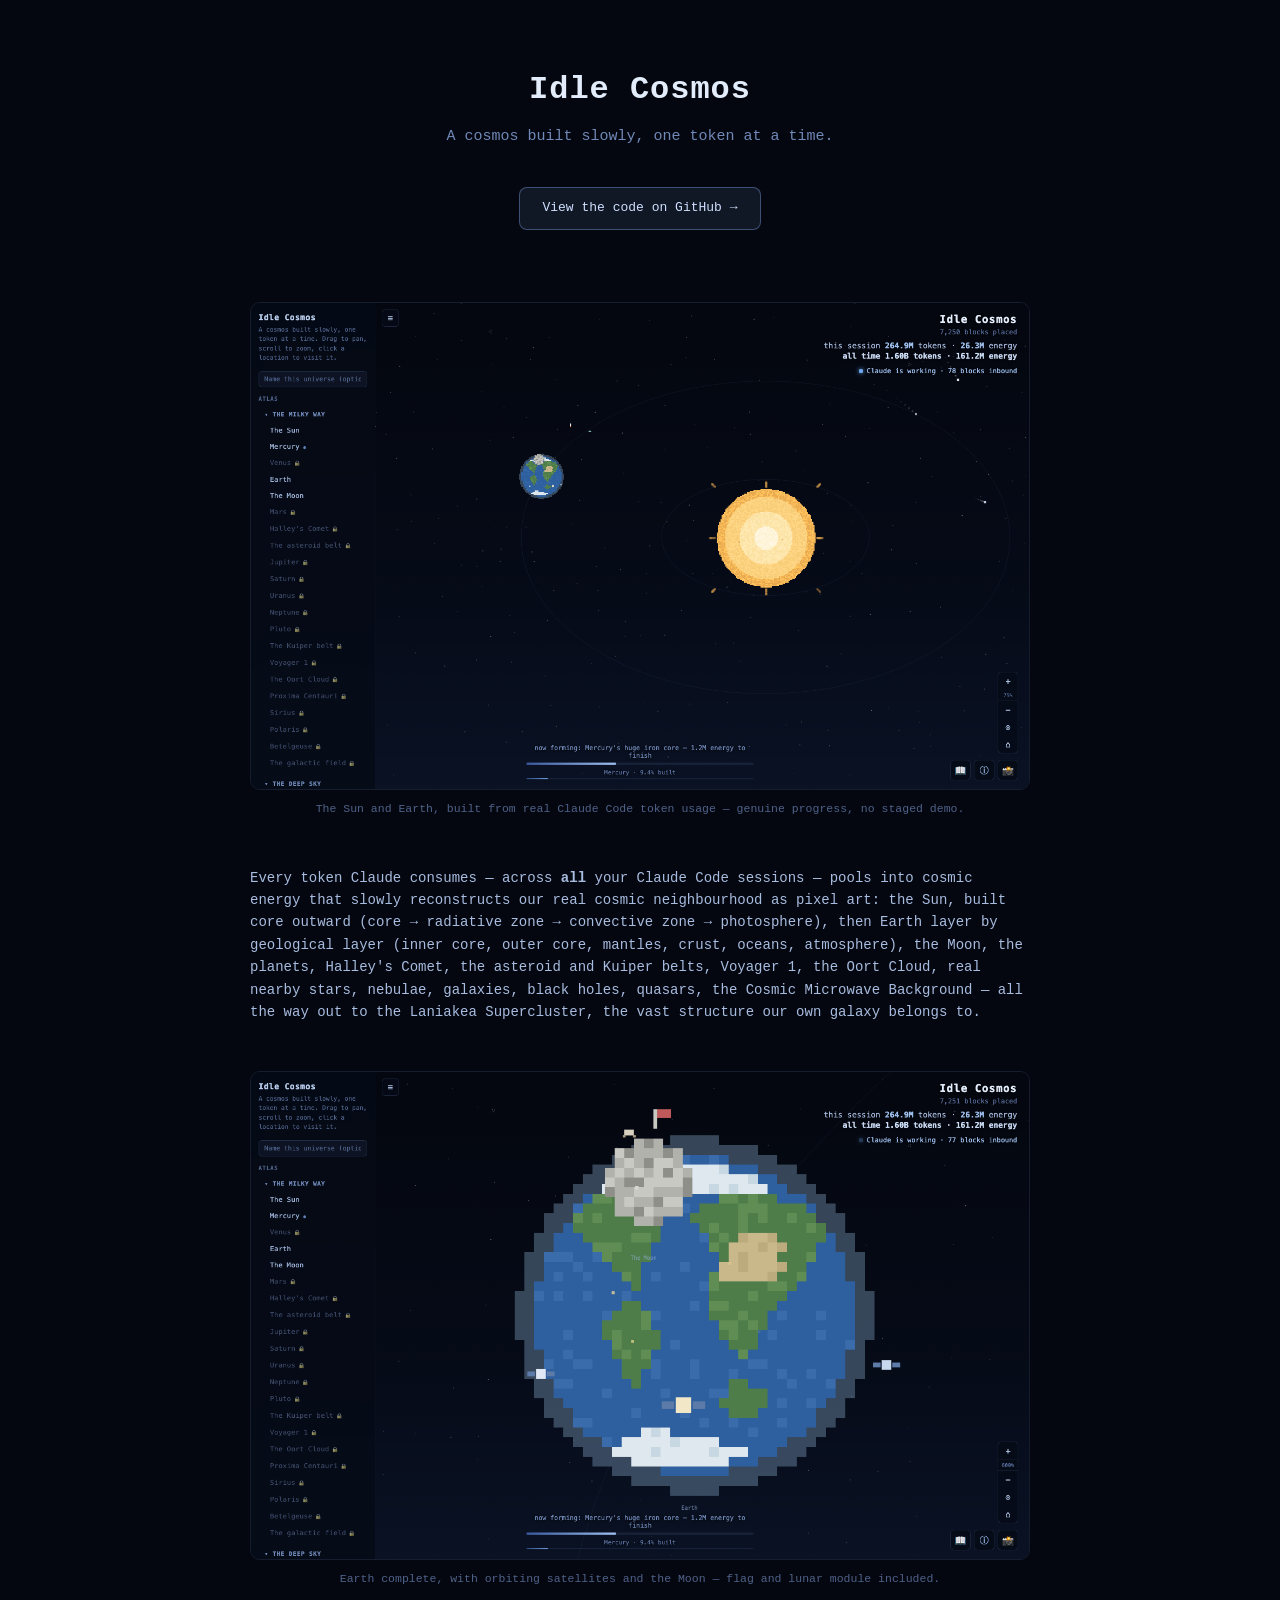
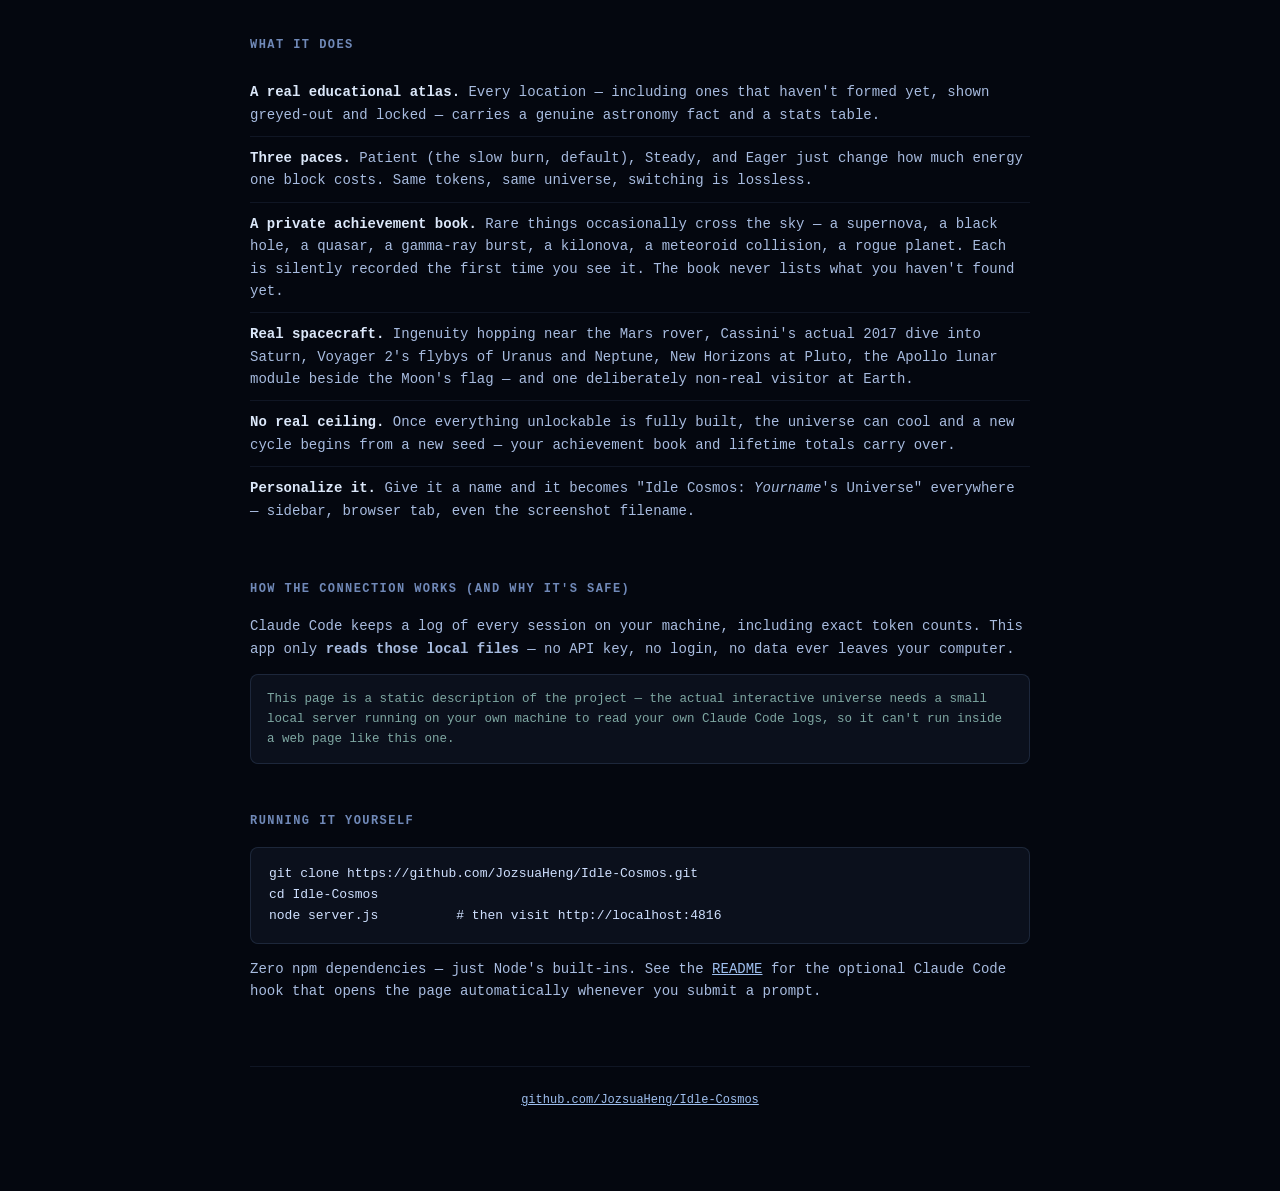
<file: docs/index.html>
<!doctype html>
<html lang="en">
<head>
<meta charset="utf-8">
<meta name="viewport" content="width=device-width, initial-scale=1">
<title>Idle Cosmos</title>
<meta name="description" content="A cosmos built slowly from your Claude Code token usage — real planets, real astronomy, rare cosmic phenomena, a whole atlas out to the Laniakea Supercluster.">
<link rel="icon" href="data:image/svg+xml,<svg xmlns='http://www.w3.org/2000/svg' viewBox='0 0 100 100'><text y='.9em' font-size='90'>🌌</text></svg>">
<style>
  * { margin: 0; padding: 0; box-sizing: border-box; }
  html, body {
    background: #04070f;
    color: #c8d8ee;
    font-family: "SF Mono", ui-monospace, Menlo, Consolas, monospace;
    line-height: 1.6;
  }
  body { padding: 0 20px 80px; }
  .wrap { max-width: 780px; margin: 0 auto; }
  header { padding: 64px 0 32px; text-align: center; }
  h1 { font-size: 32px; font-weight: 700; letter-spacing: 0.03em; color: #e2ecfa; }
  .tagline { font-size: 15px; color: #7089b8; margin-top: 10px; }
  .cta {
    display: inline-block;
    margin-top: 24px;
    padding: 10px 22px;
    border-radius: 8px;
    border: 1px solid rgba(130, 165, 235, 0.4);
    background: rgba(130, 165, 235, 0.1);
    color: #cfe0ff;
    text-decoration: none;
    font-size: 13px;
  }
  .cta:hover { background: rgba(130, 165, 235, 0.18); }
  figure { margin: 40px 0; }
  img {
    width: 100%;
    height: auto;
    border-radius: 10px;
    border: 1px solid rgba(120, 155, 225, 0.15);
    display: block;
  }
  figcaption { font-size: 11.5px; color: #4f628a; margin-top: 10px; text-align: center; }
  section { margin: 48px 0; }
  h2 {
    font-size: 12px;
    text-transform: uppercase;
    letter-spacing: 0.12em;
    color: #7089b8;
    margin-bottom: 16px;
  }
  p { font-size: 14px; color: #a8bce0; margin-bottom: 14px; }
  ul { list-style: none; }
  li {
    font-size: 14px;
    color: #a8bce0;
    padding: 10px 0;
    border-top: 1px solid rgba(120, 155, 225, 0.1);
  }
  li:first-child { border-top: none; }
  li strong { color: #dce8fa; font-weight: 600; }
  code {
    background: rgba(130, 165, 235, 0.08);
    border: 1px solid rgba(130, 165, 235, 0.15);
    border-radius: 4px;
    padding: 2px 6px;
    font-size: 13px;
    color: #cfe0ff;
  }
  pre {
    background: rgba(130, 165, 235, 0.06);
    border: 1px solid rgba(130, 165, 225, 0.15);
    border-radius: 8px;
    padding: 16px 18px;
    overflow-x: auto;
    font-size: 13px;
    color: #cfe0ff;
    margin: 14px 0;
  }
  a { color: #9fc0f0; }
  footer {
    text-align: center;
    font-size: 12px;
    color: #4f628a;
    margin-top: 64px;
    padding-top: 24px;
    border-top: 1px solid rgba(120, 155, 225, 0.1);
  }
  .note {
    font-size: 12.5px;
    color: #7fa8a3;
    background: rgba(130, 165, 235, 0.06);
    border: 1px solid rgba(130, 165, 235, 0.15);
    border-radius: 8px;
    padding: 14px 16px;
    margin: 14px 0;
  }
</style>
</head>
<body>
<div class="wrap">

<header>
  <h1>Idle Cosmos</h1>
  <p class="tagline">A cosmos built slowly, one token at a time.</p>
  <a class="cta" href="https://github.com/JozsuaHeng/Idle-Cosmos">View the code on GitHub →</a>
</header>

<figure>
  <img src="images/hero.png" alt="Idle Cosmos showing the Sun fully formed and Earth beginning to form, with the atlas sidebar listing every location.">
  <figcaption>The Sun and Earth, built from real Claude Code token usage — genuine progress, no staged demo.</figcaption>
</figure>

<section>
  <p>
    Every token Claude consumes — across <strong>all</strong> your Claude
    Code sessions — pools into cosmic energy that slowly reconstructs our
    real cosmic neighbourhood as pixel art: the Sun, built core outward
    (core → radiative zone → convective zone → photosphere), then Earth
    layer by geological layer (inner core, outer core, mantles, crust,
    oceans, atmosphere), the Moon, the planets, Halley's Comet, the
    asteroid and Kuiper belts, Voyager 1, the Oort Cloud, real nearby
    stars, nebulae, galaxies, black holes, quasars, the Cosmic Microwave
    Background — all the way out to the Laniakea Supercluster, the vast
    structure our own galaxy belongs to.
  </p>
</section>

<figure>
  <img src="images/earth.png" alt="A close-up of Earth, fully formed with recognisable continents, orbited by two satellites, with the Moon (flag and lunar module visible) nearby.">
  <figcaption>Earth complete, with orbiting satellites and the Moon — flag and lunar module included.</figcaption>
</figure>

<section>
  <h2>What it does</h2>
  <ul>
    <li><strong>A real educational atlas.</strong> Every location — including ones that haven't formed yet, shown greyed-out and locked — carries a genuine astronomy fact and a stats table.</li>
    <li><strong>Three paces.</strong> Patient (the slow burn, default), Steady, and Eager just change how much energy one block costs. Same tokens, same universe, switching is lossless.</li>
    <li><strong>A private achievement book.</strong> Rare things occasionally cross the sky — a supernova, a black hole, a quasar, a gamma-ray burst, a kilonova, a meteoroid collision, a rogue planet. Each is silently recorded the first time you see it. The book never lists what you haven't found yet.</li>
    <li><strong>Real spacecraft.</strong> Ingenuity hopping near the Mars rover, Cassini's actual 2017 dive into Saturn, Voyager 2's flybys of Uranus and Neptune, New Horizons at Pluto, the Apollo lunar module beside the Moon's flag — and one deliberately non-real visitor at Earth.</li>
    <li><strong>No real ceiling.</strong> Once everything unlockable is fully built, the universe can cool and a new cycle begins from a new seed — your achievement book and lifetime totals carry over.</li>
    <li><strong>Personalize it.</strong> Give it a name and it becomes "Idle Cosmos: <em>Yourname</em>'s Universe" everywhere — sidebar, browser tab, even the screenshot filename.</li>
  </ul>
</section>

<section>
  <h2>How the connection works (and why it's safe)</h2>
  <p>
    Claude Code keeps a log of every session on your machine, including
    exact token counts. This app only <strong>reads those local
    files</strong> — no API key, no login, no data ever leaves your
    computer.
  </p>
  <div class="note">
    This page is a static description of the project — the actual
    interactive universe needs a small local server running on your own
    machine to read your own Claude Code logs, so it can't run inside a
    web page like this one.
  </div>
</section>

<section>
  <h2>Running it yourself</h2>
  <pre>git clone https://github.com/JozsuaHeng/Idle-Cosmos.git
cd Idle-Cosmos
node server.js          # then visit http://localhost:4816</pre>
  <p>
    Zero npm dependencies — just Node's built-ins. See the
    <a href="https://github.com/JozsuaHeng/Idle-Cosmos#readme">README</a>
    for the optional Claude Code hook that opens the page automatically
    whenever you submit a prompt.
  </p>
</section>

<footer>
  <a href="https://github.com/JozsuaHeng/Idle-Cosmos">github.com/JozsuaHeng/Idle-Cosmos</a>
</footer>

</div>
</body>
</html>
</file>
